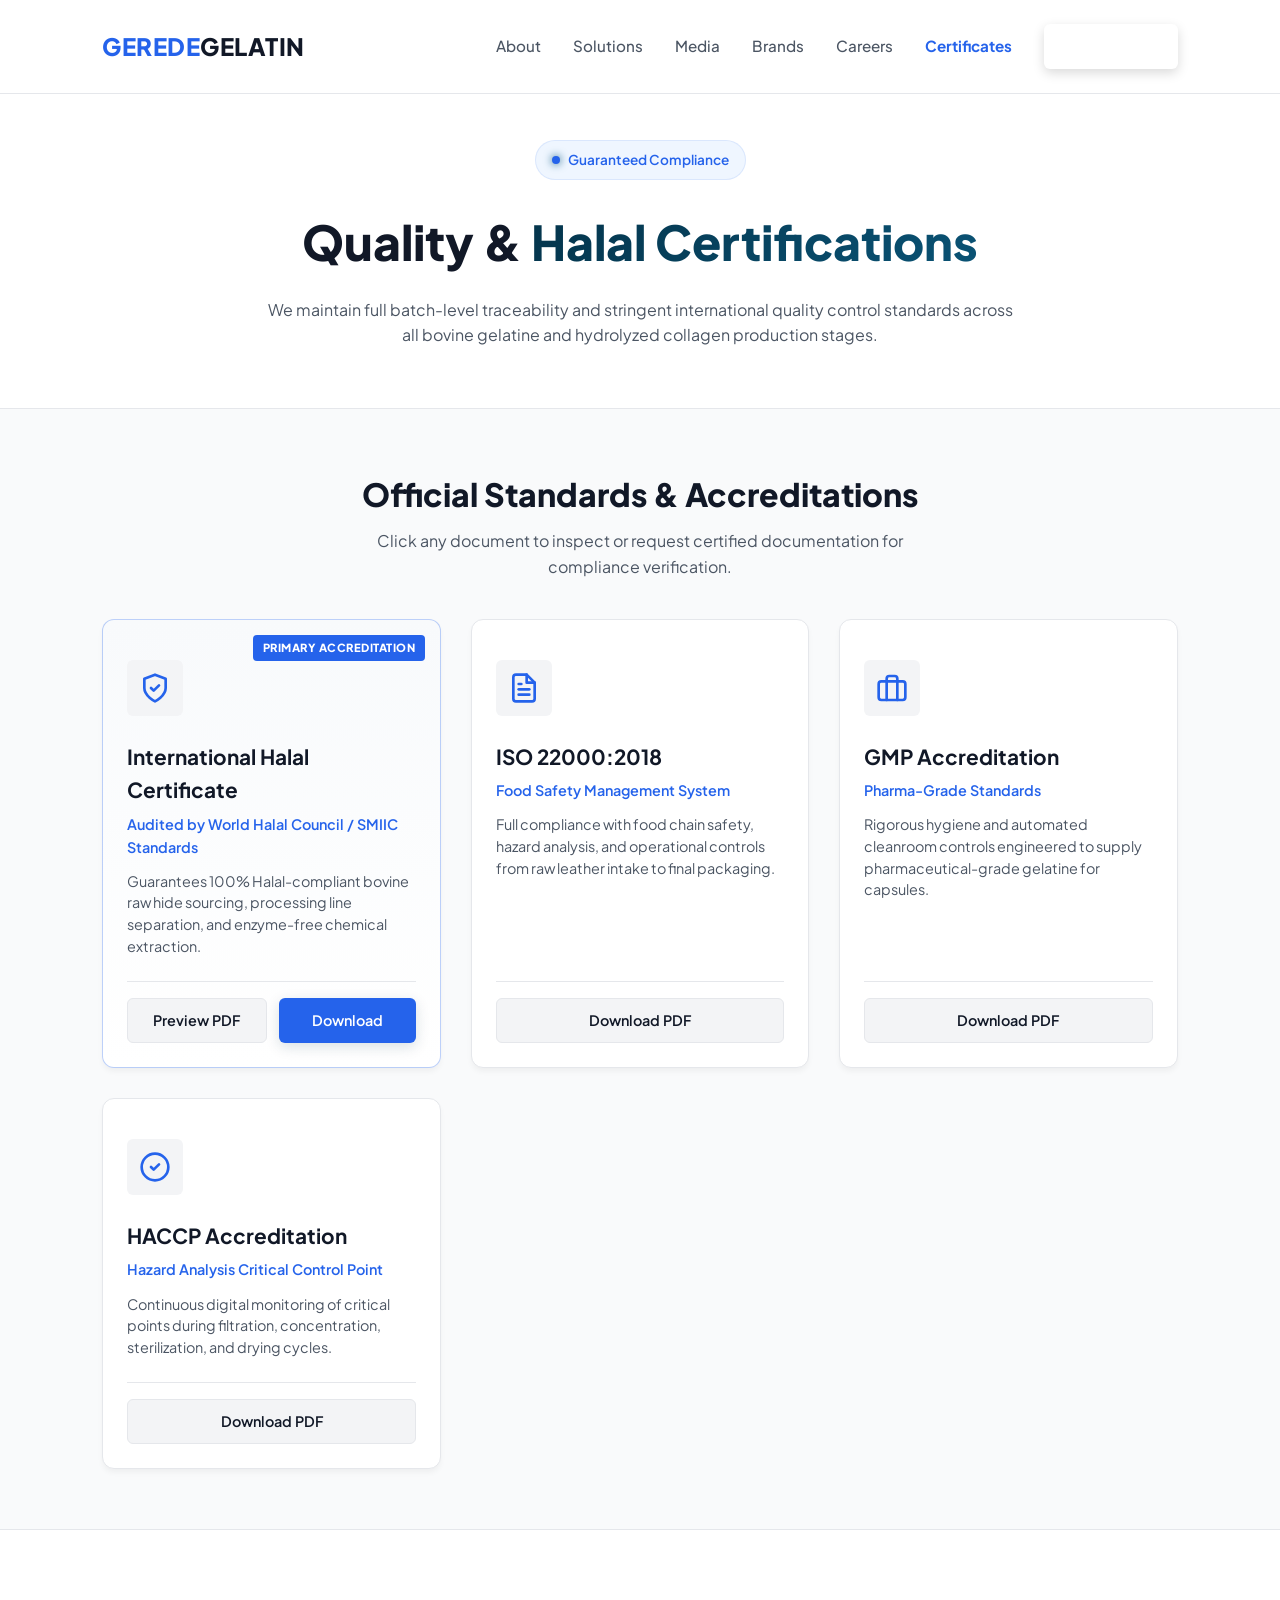
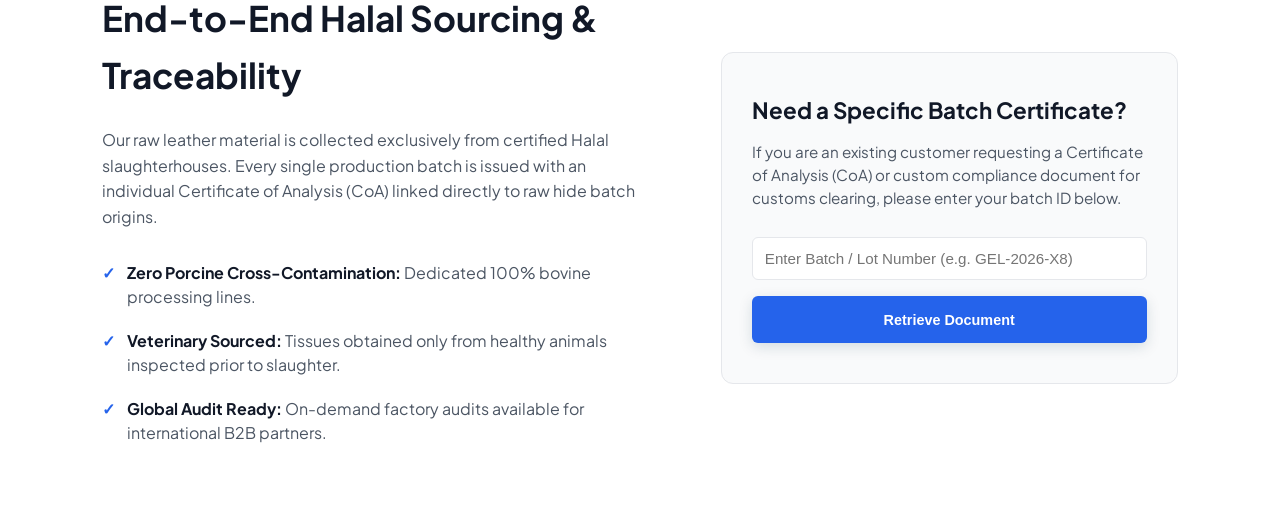
<file: certificates.html>
<!DOCTYPE html>
<html lang="en">
<head>
  <meta charset="UTF-8">
  <meta name="viewport" content="width=device-width, initial-scale=1.0">
  
  <!-- SEO & Meta Tags -->
  <title>Quality & Halal Certifications | GeredeGelatin</title>
  <meta name="description" content="Review Gerede Gelatin's international quality accreditations including International Halal Certificate, ISO 22000:2018, GMP, and HACCP compliance.">
  <meta name="keywords" content="Gerede Gelatin certificates, halal gelatin certification, ISO 22000, GMP gelatin, HACCP supplier">
  <meta name="robots" content="index, follow">
  
  <!-- Fonts (FIXED: Corrected Google Fonts domain path) -->
  <link rel="preconnect" href="https://fonts.googleapis.com">
  <link rel="preconnect" href="https://fonts.gstatic.com" crossorigin>
  <link href="https://fonts.googleapis.com/css2?family=Plus+Jakarta+Sans:wght=300;400;500;600;700;800&display=swap" rel="stylesheet">
  
  <!-- Stylesheet -->
  <link rel="stylesheet" href="style.css">
  <link rel="stylesheet" href="certificates.css">
</head>
<body>

  <!-- Top Header Nav -->
  <header class="navbar">
    <a href="index.html" class="logo">
      <span class="logo-accent">GEREDE</span>GELATIN
    </a>
    <nav class="nav-links">
      <a href="index.html#about">About</a>
      <a href="index.html#solutions">Solutions</a>
      <a href="index.html#media">Media</a>
      <a href="index.html#applications">Brands</a>
      <a href="index.html#careers">Careers</a>
      <a href="certificates.html" class="active">Certificates</a>
      <a href="index.html#contact" class="nav-btn">Get a Quote</a>
    </nav>
  </header>

  <!-- Page Header -->
  <section class="page-header">
    <div class="page-header-content">
      <div class="badge">
        <span class="pulse-dot"></span> Guaranteed Compliance
      </div>
      <h1>Quality & <span class="text-gradient">Halal Certifications</span></h1>
      <p>We maintain full batch-level traceability and stringent international quality control standards across all bovine gelatine and hydrolyzed collagen production stages.</p>
    </div>
  </section>

  <!-- Certificates Grid Section -->
  <section class="cert-section">
    <div class="section-header">
      <h2>Official Standards & Accreditations</h2>
      <p>Click any document to inspect or request certified documentation for compliance verification.</p>
    </div>

    <div class="cert-grid">

      <!-- Certificate Item 1 -->
      <div class="cert-card highlight-card">
        <div class="cert-badge">Primary Accreditation</div>
        <div class="cert-icon">
          <svg width="32" height="32" viewBox="0 0 24 24" fill="none" stroke="currentColor" stroke-width="2" stroke-linecap="round" stroke-linejoin="round"><path d="M12 22s8-4 8-10V5l-8-3-8 3v7c0 6 8 10 8 10z"/><path d="m9 12 2 2 4-4"/></svg>
        </div>
        <div class="cert-info">
          <h3>International Halal Certificate</h3>
          <p class="issuer">Audited by World Halal Council / SMIIC Standards</p>
          <p class="cert-desc">Guarantees 100% Halal-compliant bovine raw hide sourcing, processing line separation, and enzyme-free chemical extraction.</p>
        </div>
        <!-- FIXED: Relative paths for safer host deployment -->
        <div class="cert-actions">
          <a href="docs/halal-preview.pdf" target="_blank" class="btn btn-outline btn-sm">Preview PDF</a>
          <a href="docs/halal-certificate.pdf" download class="btn btn-primary btn-sm">Download</a>
        </div>
      </div>

      <!-- Certificate Item 2 -->
      <div class="cert-card">
        <div class="cert-icon">
          <svg width="32" height="32" viewBox="0 0 24 24" fill="none" stroke="currentColor" stroke-width="2" stroke-linecap="round" stroke-linejoin="round"><path d="M14 2H6a2 2 0 0 0-2 2v16a2 2 0 0 0 2 2h12a2 2 0 0 0 2-2V8z"/><polyline points="14 2 14 8 20 8"/><line x1="16" y1="13" x2="8" y2="13"/><line x1="16" y1="17" x2="8" y2="17"/><polyline points="10 9 9 9 8 9"/></svg>
        </div>
        <div class="cert-info">
          <h3>ISO 22000:2018</h3>
          <p class="issuer">Food Safety Management System</p>
          <p class="cert-desc">Full compliance with food chain safety, hazard analysis, and operational controls from raw leather intake to final packaging.</p>
        </div>
        <div class="cert-actions">
          <a href="docs/iso-22000.pdf" download class="btn btn-outline btn-sm">Download PDF</a>
        </div>
      </div>

      <!-- Certificate Item 3 -->
      <div class="cert-card">
        <div class="cert-icon">
          <svg width="32" height="32" viewBox="0 0 24 24" fill="none" stroke="currentColor" stroke-width="2" stroke-linecap="round" stroke-linejoin="round"><rect x="2" y="7" width="20" height="14" rx="2" ry="2"/><path d="M16 21V5a2 2 0 0 0-2-2h-4a2 2 0 0 0-2 2v16"/></svg>
        </div>
        <div class="cert-info">
          <h3>GMP Accreditation</h3>
          <p class="issuer">Pharma-Grade Standards</p>
          <p class="cert-desc">Rigorous hygiene and automated cleanroom controls engineered to supply pharmaceutical-grade gelatine for capsules.</p>
        </div>
        <div class="cert-actions">
          <a href="docs/gmp-cert.pdf" download class="btn btn-outline btn-sm">Download PDF</a>
        </div>
      </div>

      <!-- Certificate Item 4 -->
      <div class="cert-card">
        <div class="cert-icon">
          <svg width="32" height="32" viewBox="0 0 24 24" fill="none" stroke="currentColor" stroke-width="2" stroke-linecap="round" stroke-linejoin="round"><circle cx="12" cy="12" r="10"/><path d="m9 12 2 2 4-4"/></svg>
        </div>
        <div class="cert-info">
          <h3>HACCP Accreditation</h3>
          <p class="issuer">Hazard Analysis Critical Control Point</p>
          <p class="cert-desc">Continuous digital monitoring of critical points during filtration, concentration, sterilization, and drying cycles.</p>
        </div>
        <div class="cert-actions">
          <a href="docs/haccp-cert.pdf" download class="btn btn-outline btn-sm">Download PDF</a>
        </div>
      </div>

    </div>
  </section>

  <!-- Traceability Info Section -->
  <section class="traceability-section">
    <div class="traceability-container">
      <div class="traceability-content">
        <h2>End-to-End Halal Sourcing & Traceability</h2>
        <p>Our raw leather material is collected exclusively from certified Halal slaughterhouses. Every single production batch is issued with an individual Certificate of Analysis (CoA) linked directly to raw hide batch origins.</p>
        
        <ul class="trace-list">
          <li>
            <span class="check-icon">✓</span>
            <div>
              <strong>Zero Porcine Cross-Contamination:</strong> Dedicated 100% bovine processing lines.
            </div>
          </li>
          <li>
            <span class="check-icon">✓</span>
            <div>
              <strong>Veterinary Sourced:</strong> Tissues obtained only from healthy animals inspected prior to slaughter.
            </div>
          </li>
          <li>
            <span class="check-icon">✓</span>
            <div>
              <strong>Global Audit Ready:</strong> On-demand factory audits available for international B2B partners.
            </div>
          </li>
        </ul>
      </div>

      <div class="audit-box">
        <h3>Need a Specific Batch Certificate?</h3>
        <p>If you are an existing customer requesting a Certificate of Analysis (CoA) or custom compliance document for customs clearing, please enter your batch ID below.</p>
        
        <form class="batch-form" id="coaForm">
          <input type="text" id="batchId" placeholder="Enter Batch / Lot Number (e.g. GEL-2026-X8)" required>
          <button type="submit" class="btn btn-primary">Retrieve Document</button>
        </form>
      </div>
    </div>
  </section>

  <!-- FIXED: Simple JavaScript helper to prevent broken form submit crashes -->
  <script>
    document.getElementById('coaForm').addEventListener('submit', function(e) {
      e.preventDefault();
      const batchId = document.getElementById('batchId').value;
      alert('Searching database for Batch ID: ' + batchId + '\nThis logic connects to your backend API.');
      // You will add your actual download or fetch code here later.
    });
  </script>

</body>
</html>
</file>
<file: style.css>
/* ==========================================================================
   1. Global Variables & Crisp White Theme
   ========================================================================== */
:root {
  --bg-main: #ffffff;                    /* Tam Beyaz Arka Plan */
  --bg-surface: #f4f7f9;                 /* Kartlar için hafif gri-mavi */
  --bg-surface-hover: #eaf0f4;
  
  /* Navy & Sapphire Accents */
  --primary: #04344b;                    /* Kurumsal Koyu Lacivert */
  --primary-light: #07567c;
  --primary-gradient: linear-gradient(135deg, #04344b 0%, #0a5375 100%);
  --accent-glow: rgba(4, 52, 75, 0.15);
  
  --text-main: #0f172a;                  /* Okunabilirlik için ana metin */
  --text-muted: #475569;                 /* İkinci derece metinler */
  --border-color: rgba(4, 52, 75, 0.12);

  --radius-sm: 8px;
  --radius-md: 16px;
  --radius-lg: 24px;
}

* {
  margin: 0;
  padding: 0;
  box-sizing: border-box;
}

html {
  scroll-behavior: smooth;
}

body {
  font-family: 'Plus Jakarta Sans', sans-serif;
  background-color: var(--bg-main);
  color: var(--text-main);
  line-height: 1.6;
  overflow-x: hidden;
}

/* ==========================================================================
   2. Sleek Mavi Header (Yazılar Beyaz)
   ========================================================================== */
.navbar {
  display: flex;
  justify-content: space-between;
  align-items: center;
  padding: 1.25rem 8%;
  background: var(--primary);
  border-bottom: 1px solid rgba(255, 255, 255, 0.08);
  position: sticky;
  top: 0;
  z-index: 1000;
}

.logo {
  font-weight: 800;
  font-size: 1.5rem;
  color: #ffffff;
  text-decoration: none;
  letter-spacing: -0.5px;
}

.logo-accent {
  color: #38bdf8;
  -webkit-text-fill-color: initial;
  background: none;
}

.nav-links {
  display: flex;
  align-items: center;
  gap: 2rem;
}

.nav-links a {
  text-decoration: none;
  color: rgba(255, 255, 255, 0.85);
  font-weight: 500;
  font-size: 0.95rem;
  transition: color 0.2s ease;
}

.nav-links a:hover {
  color: #ffffff;
}

.nav-links .nav-btn {
  background: #ffffff;
  color: var(--primary);
  font-weight: 700;
  padding: 0.65rem 1.4rem;
  border-radius: var(--radius-sm);
  box-shadow: 0 4px 12px rgba(0, 0, 0, 0.15);
  transition: transform 0.2s ease, box-shadow 0.2s ease;
}

.nav-links .nav-btn:hover {
  transform: translateY(-2px);
  box-shadow: 0 6px 20px rgba(255, 255, 255, 0.25);
  background: #f4f7f9;
}

/* ==========================================================================
   3. Hero Section (Yazılar Sola Yaslı, Çakışmalar Temizlendi)
   ========================================================================== */
.hero {
  padding: 6rem 8% 4rem;
  background: radial-gradient(circle at 80% 20%, rgba(4, 52, 75, 0.06) 0%, transparent 50%),
              radial-gradient(circle at 10% 80%, rgba(37, 99, 235, 0.04) 0%, transparent 50%);
  min-height: 75vh;
  display: block; /* Hatalı ortalamayı engellemek için block yapıldı */
}

.hero-container {
  display: flex;
  align-items: center;
  justify-content: space-between;
  gap: 60px;
  width: 100%;
  max-width: 1400px;
  margin: 0 auto;
}

/* Sol Taraf: Yazıların Alanı */
.hero-content {
  flex: 1.3;
  max-width: 680px;
  text-align: left; /* Sola yaslama kesinleştirildi */
}

.badge {
  display: inline-flex;
  align-items: center;
  gap: 8px;
  background: rgba(4, 52, 75, 0.08);
  border: 1px solid var(--border-color);
  color: var(--primary);
  font-size: 0.85rem;
  font-weight: 600;
  padding: 0.4rem 1rem;
  border-radius: 100px;
  margin-bottom: 1.5rem;
}

.pulse-dot {
  width: 8px;
  height: 8px;
  background-color: var(--primary-light);
  border-radius: 50%;
  box-shadow: 0 0 8px var(--primary-light);
}

.hero h1 {
  font-size: clamp(2.3rem, 4.5vw, 3.8rem);
  font-weight: 800;
  line-height: 1.15;
  letter-spacing: -1px;
  color: var(--text-main);
  margin-bottom: 1.5rem;
  text-align: left;
}

.text-gradient {
  background: var(--primary-gradient);
  -webkit-background-clip: text;
  -webkit-text-fill-color: transparent;
}

/* Tanıtım Yazısı */
.hero-bold-text {
  font-size: 1.2rem;
  font-weight: 700;
  line-height: 1.6;
  color: var(--text-muted);
  margin-bottom: 2.5rem;
  max-width: 95%; 
  text-align: left;
}

/* Sağ Taraf: Slider Alanı */
.hero-slider-wrapper {
  flex: 0.8;
  width: 100%;
  max-width: 480px;
  position: relative;
}

.hero-slider {
  width: 100%;
  height: 400px;
  position: relative;
  overflow: hidden;
  border-radius: var(--radius-md);
  box-shadow: 0 20px 40px -15px rgba(4, 52, 75, 0.2);
  border: 1px solid var(--border-color);
}

.slide {
  position: absolute;
  top: 0;
  left: 0;
  width: 100%;
  height: 100%;
  opacity: 0;
  transition: opacity 0.6s ease-in-out;
}

.slide.active {
  opacity: 1;
}

.slide img {
  width: 100%;
  height: 100%;
  object-fit: cover;
}

.slide-caption {
  position: absolute;
  bottom: 20px;
  left: 20px;
  background: rgba(4, 52, 75, 0.9);
  color: #ffffff;
  padding: 8px 16px;
  border-radius: 30px;
  font-size: 0.85rem;
  font-weight: 600;
  backdrop-filter: blur(4px);
}

.slider-dots {
  position: absolute;
  bottom: -25px;
  left: 50%;
  transform: translateX(-50%);
  display: flex;
  gap: 8px;
}

.dot {
  width: 8px;
  height: 8px;
  border-radius: 50%;
  background: #cbd5e1;
  transition: all 0.3s ease;
}

.dot.active {
  background: var(--primary);
  width: 22px;
  border-radius: 4px;
}

/* Buton Grupları */
.btn-group {
  display: flex;
  gap: 1.25rem;
  flex-wrap: wrap;
  justify-content: flex-start; /* Butonları sola yaslar */
}

.btn {
  padding: 0.95rem 2rem;
  font-weight: 600;
  font-size: 1rem;
  text-decoration: none;
  border-radius: var(--radius-sm);
  transition: all 0.25s ease;
  display: inline-flex;
  align-items: center;
  justify-content: center;
}

.btn-primary {
  background: var(--primary-gradient);
  color: #ffffff;
  box-shadow: 0 4px 14px var(--accent-glow);
}

.btn-primary:hover {
  transform: translateY(-2px);
  box-shadow: 0 6px 20px rgba(4, 52, 75, 0.3);
}

.btn-outline {
  background: transparent;
  border: 1px solid var(--border-color);
  color: var(--text-main);
}

.btn-outline:hover {
  background: var(--bg-surface);
  border-color: var(--primary);
}

/* ==========================================================================
   4. Stats Counter Bar
   ========================================================================== */
.stats-bar {
  display: grid;
  grid-template-columns: repeat(auto-fit, minmax(200px, 1fr));
  gap: 2rem;
  padding: 3rem 8%;
  background: var(--bg-surface);
  border-top: 1px solid var(--border-color);
  border-bottom: 1px solid var(--border-color);
}

.stat-item h2 {
  font-size: 2.2rem;
  font-weight: 800;
  color: var(--text-main);
}

.stat-item h2 span {
  font-size: 1rem;
  color: var(--primary-light);
  margin-left: 4px;
}

.stat-item p {
  color: var(--text-muted);
  font-size: 0.9rem;
}

/* ==========================================================================
   5. Features Grid & Icon Colors
   ========================================================================== */
.features {
  padding: 6rem 8%;
  max-width: 1400px;
  margin: 0 auto;
}

.section-header {
  text-align: center;
  max-width: 600px;
  margin: 0 auto 4rem;
}

.section-header h2 {
  font-size: 2.2rem;
  font-weight: 700;
  margin-bottom: 0.75rem;
}

.section-header p {
  color: var(--text-muted);
}

.card-grid {
  display: grid;
  grid-template-columns: repeat(auto-fit, minmax(300px, 1fr));
  gap: 2rem;
}

.card {
  background: var(--bg-surface);
  padding: 2.5rem 2rem;
  border-radius: var(--radius-md);
  border: 1px solid var(--border-color);
  transition: all 0.3s cubic-bezier(0.4, 0, 0.2, 1);
}

.card:hover {
  transform: translateY(-4px);
  background: var(--bg-surface-hover);
  box-shadow: 0 12px 20px rgba(4, 52, 75, 0.05);
}

/* İkonların rengi lacivert yapıldı */
.icon-box {
  color: var(--primary);
  margin-bottom: 1.25rem;
}

.card h3 {
  font-size: 1.3rem;
  margin-bottom: 0.75rem;
  font-weight: 700;
}

.card p {
  color: var(--text-muted);
  font-size: 0.95rem;
}

/* ==========================================================================
   6. Responsive Mobile Design (Mobilde Ortalanır)
   ========================================================================== */
@media (max-width: 968px) {
  .hero {
    padding: 4rem 8% 3rem;
  }
  .hero-container {
    flex-direction: column;
    text-align: center;
    gap: 40px;
  }
  .hero-content {
    text-align: center;
    max-width: 100%;
  }
  .hero h1, .hero-bold-text {
    text-align: center;
  }
  .btn-group {
    justify-content: center;
  }
  .hero-slider-wrapper {
    max-width: 100%;
  }
  .hero-slider {
    height: 320px;
  }
}
/* ==========================================================================
   7. Certificate Preview Section (Eksik Olan Alt Kısım)
   ========================================================================== */
.cert-preview-section {
  padding: 4rem 8%;
  background: var(--bg-main);
}

.cert-preview-card {
  background: var(--primary-gradient);
  color: #ffffff;
  padding: 3.5rem;
  border-radius: var(--radius-md);
  display: flex;
  justify-content: space-between;
  align-items: center;
  gap: 40px;
  box-shadow: 0 20px 40px rgba(4, 52, 75, 0.25);
}

.cert-preview-info {
  flex: 1;
  max-width: 700px;
}

.cert-preview-info .badge {
  background: rgba(255, 255, 255, 0.15);
  color: #ffffff;
  border: 1px solid rgba(255, 255, 255, 0.2);
  margin-bottom: 1rem;
}

.cert-preview-info .pulse-dot {
  background-color: #38bdf8;
  box-shadow: 0 0 8px #38bdf8;
}

.cert-preview-info h2 {
  font-size: 2.2rem;
  font-weight: 800;
  margin-bottom: 1rem;
  letter-spacing: -0.5px;
}

.cert-preview-info p {
  color: rgba(255, 255, 255, 0.85);
  font-size: 1.05rem;
  line-height: 1.6;
}

/* Kartın İçindeki Beyaz Buton */
.cert-preview-cta .btn-primary {
  background: #ffffff;
  color: var(--primary);
  font-weight: 700;
  box-shadow: 0 4px 12px rgba(0, 0, 0, 0.1);
  white-space: nowrap;
}

.cert-preview-cta .btn-primary:hover {
  background: var(--bg-surface);
  color: var(--primary-light);
  transform: translateY(-2px);
  box-shadow: 0 8px 24px rgba(255, 255, 255, 0.2);
}

/* ==========================================================================
   8. B2B Lead CTA / Contact Section (Eksik Olan Form Alanı)
   ========================================================================== */
.contact-section {
  padding: 6rem 8%;
  background: var(--bg-surface);
  border-top: 1px solid var(--border-color);
}

.contact-container {
  max-width: 1200px;
  margin: 0 auto;
  display: grid;
  grid-template-columns: 1fr 1fr;
  gap: 60px;
  align-items: center;
}

.contact-text h2 {
  font-size: 2.4rem;
  font-weight: 800;
  color: var(--text-main);
  margin-bottom: 1.25rem;
  letter-spacing: -0.5px;
  line-height: 1.2;
}

.contact-text p {
  color: var(--text-muted);
  font-size: 1.1rem;
  line-height: 1.6;
}

/* Modern Form Elementleri */
.contact-form {
  background: #ffffff;
  padding: 2.5rem;
  border-radius: var(--radius-md);
  border: 1px solid var(--border-color);
  box-shadow: 0 10px 30px rgba(4, 52, 75, 0.05);
  display: flex;
  flex-direction: column;
  gap: 1.25rem;
}

.form-group {
  position: relative;
  width: 100%;
}

/* Ekran okuyucular için gizlenen label'lar siteyi bozmasın */
.sr-only {
  position: absolute;
  width: 1px;
  height: 1px;
  padding: 0;
  margin: -1px;
  overflow: hidden;
  clip: rect(0, 0, 0, 0);
  border: 0;
}

.contact-form input,
.contact-form select {
  width: 100%;
  padding: 1rem 1.25rem;
  font-family: inherit;
  font-size: 0.95rem;
  color: var(--text-main);
  background-color: var(--bg-surface);
  border: 1px solid var(--border-color);
  border-radius: var(--radius-sm);
  transition: all 0.2s ease;
  outline: none;
}

/* Girdi Alanlarına Tıklanınca (Focus) Oluşan Efekt */
.contact-form input:focus,
.contact-form select:focus {
  border-color: var(--primary);
  background-color: #ffffff;
  box-shadow: 0 0 0 3px rgba(4, 52, 75, 0.1);
}

.contact-form button[type="submit"] {
  width: 100%;
  border: none;
  cursor: pointer;
  font-family: inherit;
}
/* ==========================================================================
   Applications Section (Rousselot Inspired Grid)
   ========================================================================== */
.applications-section {
  padding: 6rem 8%;
  max-width: 1400px;
  margin: 0 auto;
  background-color: var(--bg-main);
}

.app-grid {
  display: grid;
  grid-template-columns: repeat(auto-fit, minmax(340px, 1fr));
  gap: 2.5rem;
  margin-top: 2rem;
}

.app-card {
  background: var(--bg-main);
  border-radius: var(--radius-md);
  border: 1px solid var(--border-color);
  overflow: hidden;
  box-shadow: 0 4px 10px rgba(4, 52, 75, 0.02);
  transition: all 0.35s cubic-bezier(0.4, 0, 0.2, 1);
  display: flex;
  flex-direction: column;
}

.app-card:hover {
  transform: translateY(-6px);
  box-shadow: 0 20px 35px rgba(4, 52, 75, 0.08);
  border-color: rgba(4, 52, 75, 0.25);
}

.app-image {
  position: relative;
  width: 100%;
  height: 240px;
  overflow: hidden;
}

.app-image img {
  width: 100%;
  height: 100%;
  object-fit: cover;
  transition: transform 0.5s ease;
}

.app-card:hover .app-image img {
  transform: scale(1.05);
}

.app-overlay {
  position: absolute;
  top: 0;
  left: 0;
  width: 100%;
  height: 100%;
  background: linear-gradient(to bottom, transparent 40%, rgba(4, 52, 75, 0.4) 100%);
}

.app-tag {
  position: absolute;
  top: 15px;
  left: 15px;
  background: var(--primary);
  color: #ffffff;
  padding: 0.35rem 0.9rem;
  font-size: 0.75rem;
  font-weight: 700;
  text-transform: uppercase;
  letter-spacing: 0.5px;
  border-radius: 4px;
}

.app-body {
  padding: 2rem;
  display: flex;
  flex-direction: column;
  flex-grow: 1;
}

.app-body h3 {
  font-size: 1.35rem;
  color: var(--primary);
  font-weight: 700;
  margin-bottom: 0.75rem;
}

.app-body p {
  color: var(--text-muted);
  font-size: 0.95rem;
  line-height: 1.5;
  margin-bottom: 1.5rem;
}

.app-list {
  list-style: none;
  padding: 0;
  margin: 0 0 2rem 0;
}

.app-list li {
  font-size: 0.9rem;
  color: var(--text-main);
  position: relative;
  padding-left: 18px;
  margin-bottom: 0.6rem;
  font-weight: 500;
}

/*  tarzı modern minimalist liste ikonu */
.app-list li::before {
  content: "";
  position: absolute;
  left: 0;
  top: 7px;
  width: 6px;
  height: 6px;
  background-color: #38bdf8; /* Açık mavi detay rengi */
  border-radius: 50%;
}

.app-link {
  margin-top: auto;
  color: var(--primary-light);
  text-decoration: none;
  font-weight: 700;
  font-size: 0.95rem;
  transition: color 0.2s ease, padding-left 0.2s ease;
  display: inline-flex;
  align-items: center;
}

.app-link:hover {
  color: var(--primary);
  padding-left: 5px;
}


/* ==========================================================================
   9. Alt Kısımlar İçin Mobil Uyumluluk (Responsive)
   ========================================================================== */
@media (max-width: 968px) {
  .cert-preview-card {
    flex-direction: column;
    text-align: center;
    padding: 2.5rem 1.5rem;
    gap: 25px;
  }
  
  .contact-container {
    grid-template-columns: 1fr;
    gap: 40px;
    text-align: center;
  }

  .contact-form {
    padding: 1.75rem;
  }
}
</file>
<file: certificates.css>
/* Global Reset & Base Canvas */
*, *::before, *::after {
  box-sizing: border-box;
  margin: 0;
  padding: 0;
}

body {
  background-color: #f9fafb; /* Light corporate gray background to match your team page */
  color: #4b5563; /* Accessible gray text color */
  font-family: 'Plus Jakarta Sans', sans-serif;
  overflow-x: hidden;
  -webkit-font-smoothing: antialiased;
}

/* Base Variable Fallbacks matching your design */
:root {
  --primary-blue: #2563eb;       /* Corporate Blue Accent */
  --text-dark: #111827;          /* Strong Header Black */
  --text-body: #4b5563;          /* Main Body Gray */
  --bg-white: #ffffff;           /* Card Backgrounds */
  --border-light: #e5e7eb;       /* Standard Gray Borders */
  --radius-md: 12px;
  --radius-sm: 6px;
}

/* Navbar Temporary Safety Structure */
.navbar {
  display: flex;
  justify-content: space-between;
  align-items: center;
  padding: 1.5rem 8%;
  background: var(--bg-white);
  border-bottom: 1px solid var(--border-light);
  position: absolute;
  top: 0;
  left: 0;
  width: 100%;
  z-index: 100;
}

.logo {
  color: var(--text-dark);
  text-decoration: none;
  font-weight: 800;
  letter-spacing: 0.5px;
}

.logo-accent {
  color: var(--primary-blue);
}

.nav-links {
  display: flex;
  align-items: center;
  gap: 2rem;
}

.nav-links a {
  color: var(--text-body);
  text-decoration: none;
  font-size: 0.95rem;
  font-weight: 500;
  transition: color 0.2s;
}

.nav-links a:hover, .nav-links a.active {
  color: var(--primary-blue);
  font-weight: 700;
}

.nav-btn {
  background: var(--primary-blue);
  color: #ffffff !important;
  padding: 0.6rem 1.2rem;
  border-radius: var(--radius-sm);
  font-weight: 600;
}

/* Page Header (Hero Section) */
.page-header {
  padding: 140px 8% 60px; /* Safe padding for absolute nav tracking */
  background: #ffffff;
  border-bottom: 1px solid var(--border-light);
  text-align: center;
}

.page-header-content {
  max-width: 750px;
  margin: 0 auto;
}

.badge {
  display: inline-flex;
  align-items: center;
  gap: 8px;
  background: #eff6ff; /* Faint blue tint block */
  color: var(--primary-blue);
  padding: 0.5rem 1rem;
  border-radius: 20px;
  font-size: 0.85rem;
  font-weight: 600;
  margin-bottom: 1.5rem;
  border: 1px solid rgba(37, 99, 235, 0.1);
}

.pulse-dot {
  width: 8px;
  height: 8px;
  background-color: var(--primary-blue);
  border-radius: 50%;
  display: inline-block;
}

.page-header h1 {
  font-size: clamp(2.2rem, 4vw, 3rem);
  font-weight: 800;
  color: var(--text-dark);
  margin-bottom: 1rem;
}

/* Text Gradient overridden with clean corporate blue */
.text-gradient {
  color: var(--primary-blue);
}

/* Certificates Grid Section */
.cert-section {
  padding: 60px 8%;
  max-width: 1400px;
  margin: 0 auto;
}

.section-header {
  text-align: center;
  margin-bottom: 40px;
}

.section-header h2 {
  font-size: 2rem;
  color: var(--text-dark);
  margin-bottom: 0.5rem;
  font-weight: 800;
}

.section-header p {
  color: var(--text-body);
}

.cert-grid {
  display: grid;
  grid-template-columns: repeat(auto-fit, minmax(300px, 1fr));
  gap: 30px;
}

/* Clear, highly visible Certificate Box Panels */
.cert-card {
  position: relative;
  background: var(--bg-white);
  border: 1px solid var(--border-light);
  border-radius: var(--radius-md);
  padding: 40px 24px 24px;
  display: flex;
  flex-direction: column;
  box-shadow: 0 4px 6px -1px rgba(0, 0, 0, 0.05);
  transition: transform 0.3s ease, box-shadow 0.3s ease, border-color 0.3s ease;
}

.cert-info {
  display: flex;
  flex-direction: column;
  flex-grow: 1; 
}

/* Interactive Card Liftoff Trigger */
.cert-card:hover {
  transform: translateY(-5px);
  box-shadow: 0 10px 15px -3px rgba(0, 0, 0, 0.1);
  border-color: var(--primary-blue);
}

/* Highlight Primary Certificate Card Box */
.highlight-card {
  border-color: rgba(37, 99, 235, 0.3);
  background: linear-gradient(180deg, #f8fafc 0%, var(--bg-white) 100%);
}

.cert-badge {
  position: absolute;
  top: 15px;
  right: 15px;
  background: var(--primary-blue);
  color: #ffffff;
  font-size: 0.7rem;
  font-weight: 800;
  padding: 0.25rem 0.6rem;
  border-radius: 4px;
  text-transform: uppercase;
  letter-spacing: 0.5px;
}

.cert-icon {
  width: 56px;
  height: 56px;
  border-radius: var(--radius-sm);
  background: #f3f4f6;
  color: var(--primary-blue);
  display: flex;
  align-items: center;
  justify-content: center;
  margin-bottom: 1.5rem;
}

.cert-info h3 {
  font-size: 1.3rem;
  color: var(--text-dark);
  margin-bottom: 6px;
  font-weight: 700;
}

.cert-info .issuer {
  color: var(--primary-blue);
  font-size: 0.9rem;
  font-weight: 600;
  margin-bottom: 12px;
}

.cert-info .cert-desc {
  color: var(--text-body);
  font-size: 0.9rem;
  line-height: 1.5;
  margin-bottom: 24px;
}

/* Actions Ribbon matching structural alignment */
.cert-actions {
  display: flex;
  gap: 12px;
  border-top: 1px solid var(--border-light);
  padding-top: 16px;
  margin-top: auto; 
}

/* Action Button Resets styling components */
.btn {
  display: inline-flex;
  align-items: center;
  justify-content: center;
  text-decoration: none;
  border-radius: var(--radius-sm);
  font-weight: 600;
  font-size: 0.9rem;
  transition: all 0.2s ease;
  cursor: pointer;
}

.btn-sm {
  padding: 10px 0;
  flex: 1;
}

.btn-primary {
  background: var(--primary-blue);
  color: #ffffff;
  border: none;
}

.btn-primary:hover {
  background: #1d4ed8; /* Darker Blue on Hover */
}

.btn-outline {
  border: 1px solid var(--border-light);
  color: var(--text-dark);
  background: #f3f4f6;
}

.btn-outline:hover {
  background: var(--border-light);
}

/* Traceability Section Panel */
.traceability-section {
  padding: 60px 8%;
  background: #ffffff;
  border-top: 1px solid var(--border-light);
}

.traceability-container {
  max-width: 1200px;
  margin: 0 auto;
  display: grid;
  grid-template-columns: 1.1fr 0.9fr; 
  gap: 60px;
  align-items: center;
}

.traceability-content h2 {
  font-size: 2.2rem;
  margin-bottom: 1.5rem;
  color: var(--text-dark);
}

.traceability-content p {
  color: var(--text-body);
  margin-bottom: 2rem;
  line-height: 1.6;
}

.trace-list {
  list-style: none;
  display: flex;
  flex-direction: column;
  gap: 1.25rem;
}

.trace-list li {
  display: flex;
  align-items: flex-start;
  gap: 12px;
  color: var(--text-body);
  line-height: 1.5;
}

.trace-list strong {
  color: var(--text-dark);
}

.check-icon {
  color: var(--primary-blue);
  font-weight: bold;
}

/* Batch Lookup Box Container */
.audit-box {
  background: #f9fafb;
  border: 1px solid var(--border-light);
  border-radius: var(--radius-md);
  padding: 40px 30px;
}

.audit-box h3 {
  font-size: 1.4rem;
  margin-bottom: 0.75rem;
  color: var(--text-dark);
}

.audit-box p {
  color: var(--text-body);
  font-size: 0.95rem;
  margin-bottom: 1.75rem;
  line-height: 1.5;
}

.batch-form {
  display: flex;
  flex-direction: column;
  gap: 1rem;
}

.batch-form input {
  padding: 12px;
  background: #ffffff;
  border: 1px solid var(--border-light);
  border-radius: var(--radius-sm);
  color: var(--text-dark);
  outline: none;
  font-size: 0.95rem;
  transition: border-color 0.2s;
}

.batch-form input:focus {
  border-color: var(--primary-blue);
}

/* Responsive Adaptive Sizing adjustments */
@media (max-width: 968px) {
  .navbar {
    padding: 1.5rem 5%;
  }
  .nav-links {
    display: none; 
  }
  .traceability-container {
    grid-template-columns: 1fr;
    gap: 40px;
  }
  .page-header {
    padding: 120px 5% 40px;
  }
  .cert-section, .traceability-section {
    padding-left: 5%;
    padding-right: 5%;
  }
}

@media (max-width: 480px) {
  .cert-actions {
    flex-direction: column;
    gap: 10px;
  }
}
</file>
